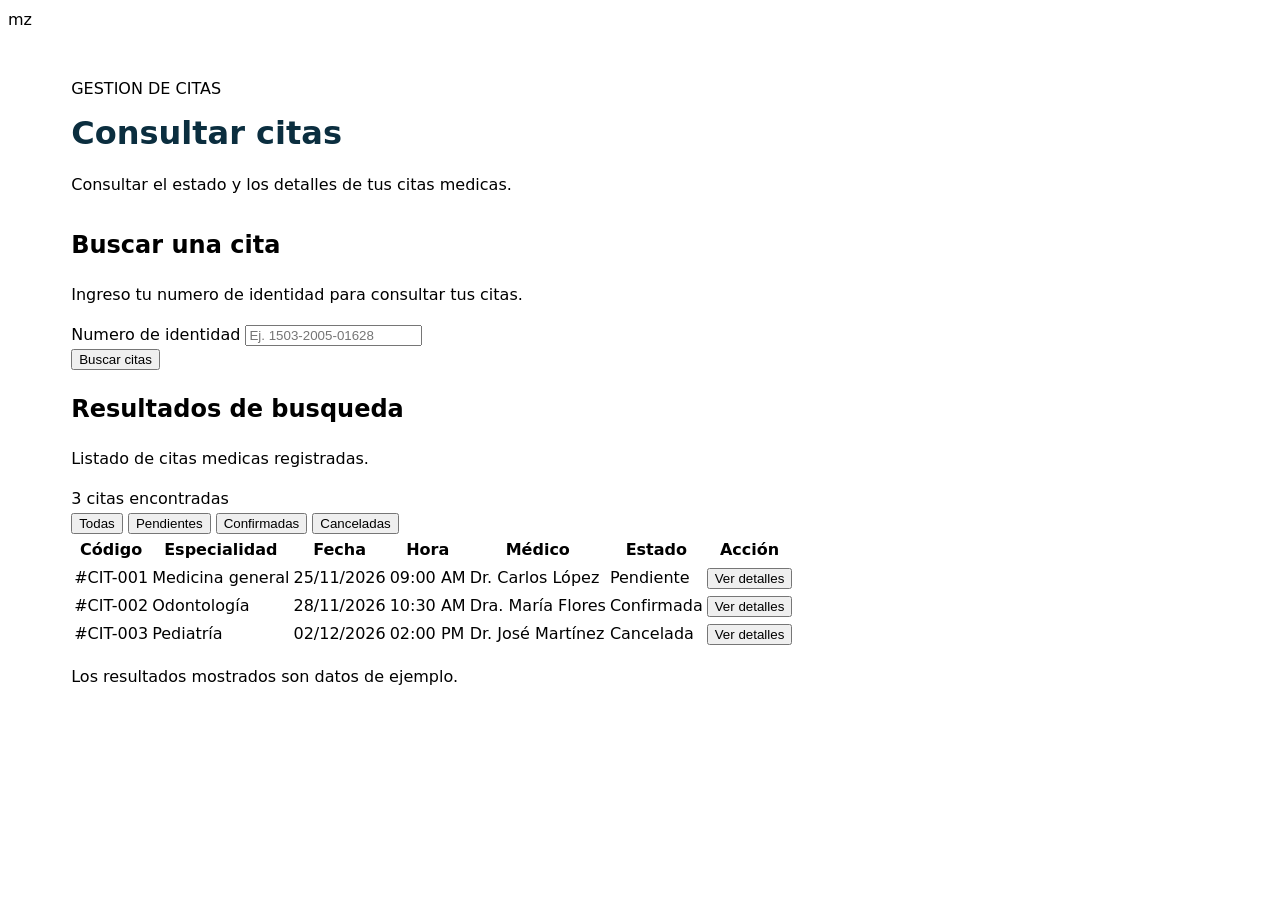
<file: pages/consultar-cita.html>
<!DOCTYPE html>
<html lang="es">
    <head>
        <meta charset="UTF-8">
        <meta name="viewport" content="width=device-width, initial-scale=1.0">
        <title>Consultar Citas | Centro Medico </title>

         <link rel="stylesheet" href="../css/styles_consultar-cita.css" />
mz
    </head>


    <body>
        <main class="contenedor">
            <section class="encabezado">
                <div>
                    <span class="etiqueta">GESTION DE CITAS</span>
                    <h1>Consultar citas</h1>
                    <p>Consultar el estado y los detalles de tus citas medicas.</p>
                </div>
            </section>

            <section class="tarjeta-busqueda">
                <div class="titulo-seccion">
                    <h2>Buscar una cita</h2>
                    <p>Ingreso tu numero de identidad para consultar tus citas.</p>
                </div>

                <form class="formulario-busqueda">
                    <div class="campo">
                        <label for="identidad">Numero de identidad</label>
                        <input
                        type="text"
                        id="identidad"
                        placeholder="Ej. 1503-2005-01628"
                        maxlength="15"
                        >
                    </div>

                    <button type="submit" class="btn-buscar">Buscar citas</button>

                </form>


            </section>

            <section class="resultado">
                <div class="resultados-encabezado">
                    <div>
                        <h2>Resultados de busqueda</h2>
                        <p>Listado de citas medicas registradas.</p>
                    </div>
                    <span class="contenedor">3 citas encontradas</span>
                </div>
                <div class="filtros">
                    <button class="filtro activo">Todas</button>
                    <button class="filtro">Pendientes</button>
                    <button class="filtro">Confirmadas</button>
                    <button class="filtro">Canceladas</button>
                </div>
                 <div class="tabla-contenedor">

                <table class="tabla-citas">

                    <thead>
                        <tr>
                            <th>Código</th>
                            <th>Especialidad</th>
                            <th>Fecha</th>
                            <th>Hora</th>
                            <th>Médico</th>
                            <th>Estado</th>
                            <th>Acción</th>
                        </tr>
                    </thead>

                    <tbody>

                        <tr>
                            <td>#CIT-001</td>
                            <td>Medicina general</td>
                            <td>25/11/2026</td>
                            <td>09:00 AM</td>
                            <td>Dr. Carlos López</td>
                            <td>
                                <span class="estado pendiente">
                                    Pendiente
                                </span>
                            </td>
                            <td>
                                <button class="btn-detalles">
                                    Ver detalles
                                </button>
                            </td>
                        </tr>

                        <tr>
                            <td>#CIT-002</td>
                            <td>Odontología</td>
                            <td>28/11/2026</td>
                            <td>10:30 AM</td>
                            <td>Dra. María Flores</td>
                            <td>
                                <span class="estado confirmada">
                                    Confirmada
                                </span>
                            </td>
                            <td>
                                <button class="btn-detalles">
                                    Ver detalles
                                </button>
                            </td>
                        </tr>

                        <tr>
                            <td>#CIT-003</td>
                            <td>Pediatría</td>
                            <td>02/12/2026</td>
                            <td>02:00 PM</td>
                            <td>Dr. José Martínez</td>
                            <td>
                                <span class="estado cancelada">
                                    Cancelada
                                </span>
                            </td>
                            <td>
                                <button class="btn-detalles">
                                    Ver detalles
                                </button>
                            </td>
                        </tr>

                    </tbody>

                </table>

            </div>

             <p class="nota">
                Los resultados mostrados son datos de ejemplo.
            </p>

            </section>



        </main>




    </body>

</html>
</file>
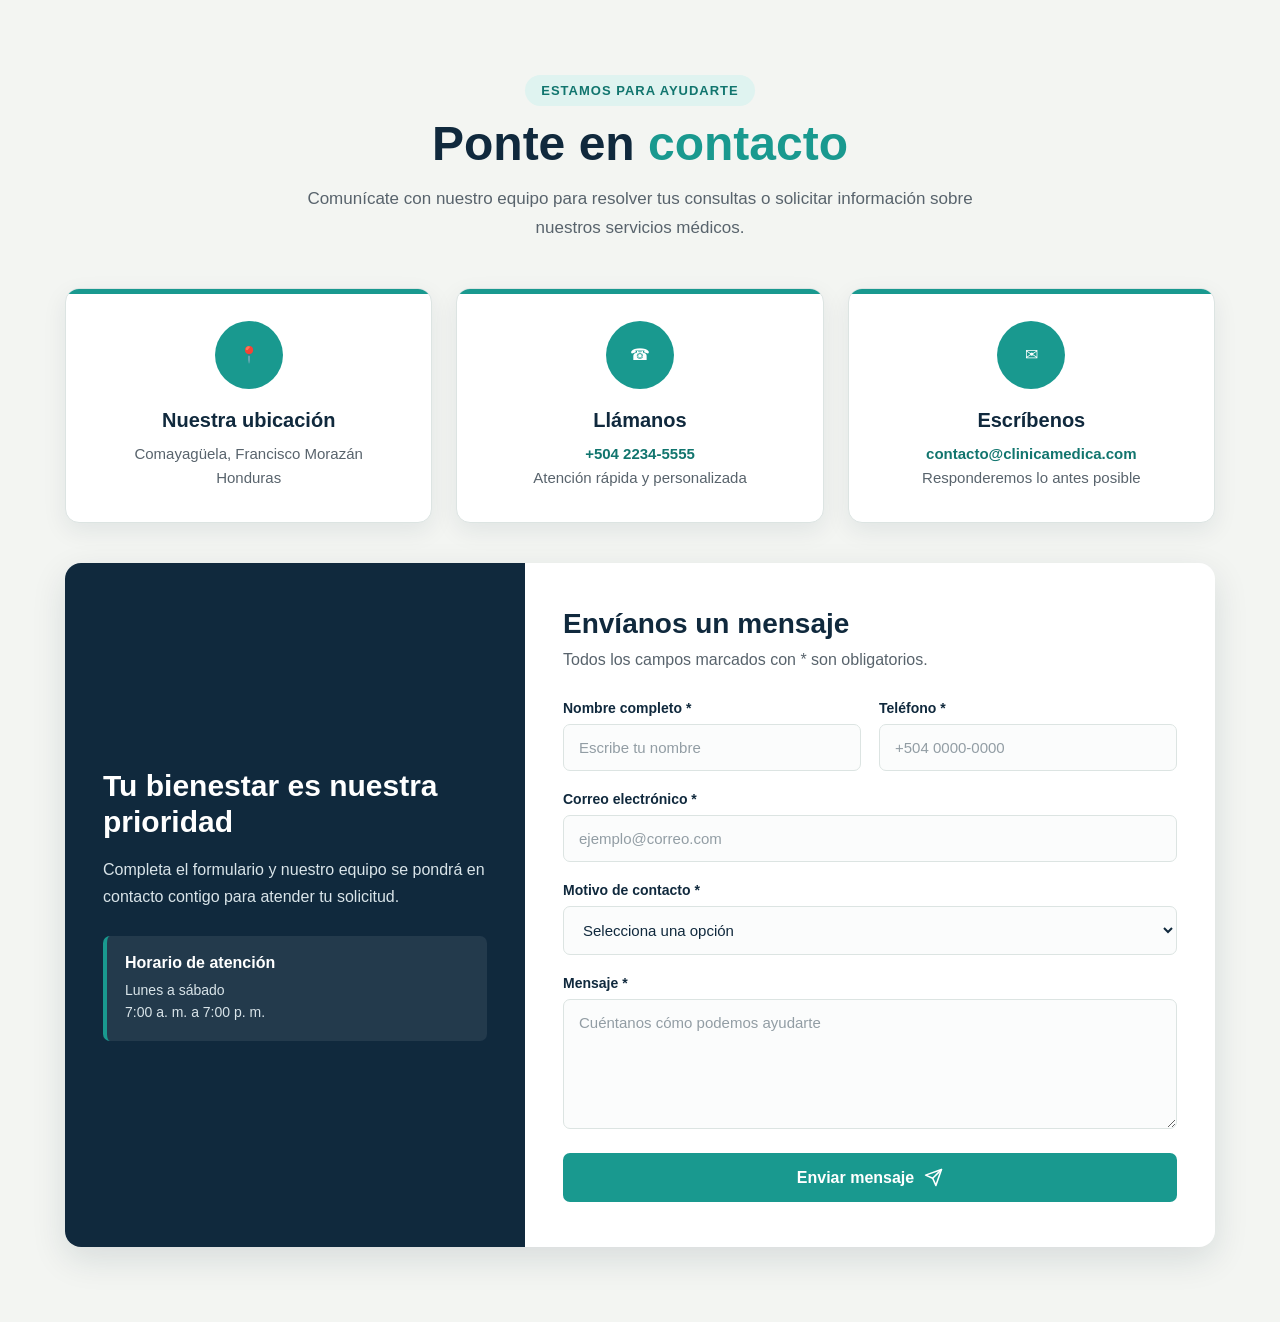
<file: pages/contacto.html>
<!DOCTYPE html>
<html lang="es">
<head>
    <meta charset="UTF-8">


    <meta name="viewport" content="width=device-width, initial-scale=1.0">

    <title>Contacto | MRV Salud</title>

    <style>
       
        :root {
            --verde-principal: #19998f;
            --verde-oscuro: #11756e;
            --azul-oscuro: #10293d;
            --fondo-claro: #f3f5f2;
            --blanco: #ffffff;
            --texto: #58636c;
            --borde: #dce4e2;
            --error: #b42318;
        }

        
        * {
            margin: 0;
            padding: 0;
            box-sizing: border-box;
        }

        html {
            scroll-behavior: smooth;
        }

        body {
            font-family: Arial, Helvetica, sans-serif;
            background-color: var(--fondo-claro);
            color: var(--azul-oscuro);
        }

    

        .contacto {
            min-height: 100vh;
            padding: 75px 20px;
            background:
                linear-gradient(
                    rgba(243, 245, 242, 0.95),
                    rgba(243, 245, 242, 0.95)
                );
        }

        /* Limita el ancho del contenido */
        .contacto__contenedor {
            width: 100%;
            max-width: 1150px;
            margin: 0 auto;
        }

      

        .contacto__encabezado {
            max-width: 720px;
            margin: 0 auto 45px;
            text-align: center;
        }

        .contacto__etiqueta {
            display: inline-block;
            margin-bottom: 12px;
            padding: 8px 16px;
            color: var(--verde-oscuro);
            background-color: #dff3f0;
            border-radius: 30px;
            font-size: 13px;
            font-weight: bold;
            letter-spacing: 1px;
            text-transform: uppercase;
        }

        .contacto__titulo {
            margin-bottom: 14px;
            color: var(--azul-oscuro);
            font-size: clamp(32px, 5vw, 48px);
            line-height: 1.1;
        }

        .contacto__titulo span {
            color: var(--verde-principal);
        }

        .contacto__descripcion {
            color: var(--texto);
            font-size: 17px;
            line-height: 1.7;
        }

      

        .tarjetas-contacto {
            display: grid;
            grid-template-columns: repeat(3, 1fr);
            gap: 24px;
            margin-bottom: 40px;
        }

        .tarjeta {
            position: relative;
            overflow: hidden;
            padding: 32px 24px;
            background-color: var(--blanco);
            border: 1px solid var(--borde);
            border-radius: 14px;
            text-align: center;
            box-shadow: 0 8px 25px rgba(16, 41, 61, 0.08);
            transition: transform 0.3s ease, box-shadow 0.3s ease;
        }

        /* Línea decorativa superior */
        .tarjeta::before {
            content: "";
            position: absolute;
            top: 0;
            left: 0;
            width: 100%;
            height: 5px;
            background-color: var(--verde-principal);
        }

        .tarjeta:hover {
            transform: translateY(-7px);
            box-shadow: 0 15px 35px rgba(16, 41, 61, 0.14);
        }

        /* Círculo que contiene cada icono */
        .tarjeta__icono {
            display: flex;
            align-items: center;
            justify-content: center;
            width: 68px;
            height: 68px;
            margin: 0 auto 20px;
            background-color: var(--verde-principal);
            color: var(--blanco);
            border-radius: 50%;
        }

        /* Tamaño de los iconos SVG */
        .tarjeta__icono svg {
            width: 30px;
            height: 30px;
            fill: none;
            stroke: currentColor;
            stroke-width: 2;
            stroke-linecap: round;
            stroke-linejoin: round;
        }

        .tarjeta__titulo {
            margin-bottom: 10px;
            color: var(--azul-oscuro);
            font-size: 20px;
        }

        .tarjeta__texto {
            color: var(--texto);
            font-size: 15px;
            line-height: 1.6;
        }

        .tarjeta__enlace {
            color: var(--verde-oscuro);
            font-weight: bold;
            text-decoration: none;
        }

        .tarjeta__enlace:hover {
            text-decoration: underline;
        }

        

        .formulario-contacto {
            display: grid;
            grid-template-columns: 0.8fr 1.2fr;
            overflow: hidden;
            background-color: var(--blanco);
            border-radius: 16px;
            box-shadow: 0 12px 35px rgba(16, 41, 61, 0.12);
        }

        /* Parte izquierda del formulario */
        .formulario-contacto__informacion {
            display: flex;
            flex-direction: column;
            justify-content: center;
            padding: 45px 38px;
            background-color: var(--azul-oscuro);
            color: var(--blanco);
        }

        .formulario-contacto__informacion h2 {
            margin-bottom: 16px;
            font-size: 30px;
            line-height: 1.2;
        }

        .formulario-contacto__informacion p {
            margin-bottom: 25px;
            color: #d9e4e9;
            line-height: 1.7;
        }

        .horario {
            padding: 18px;
            background-color: rgba(255, 255, 255, 0.08);
            border-left: 4px solid var(--verde-principal);
            border-radius: 7px;
        }

        .horario strong {
            display: block;
            margin-bottom: 7px;
            color: var(--blanco);
        }

        .horario span {
            color: #d9e4e9;
            font-size: 14px;
            line-height: 1.6;
        }

        /* Parte derecha del formulario */
        .formulario-contacto__contenido {
            padding: 45px 38px;
        }

        .formulario-contacto__contenido h2 {
            margin-bottom: 7px;
            color: var(--azul-oscuro);
            font-size: 28px;
        }

        .formulario-contacto__contenido > p {
            margin-bottom: 28px;
            color: var(--texto);
            line-height: 1.6;
        }

        /* Distribuye dos campos en la misma fila */
        .formulario__fila {
            display: grid;
            grid-template-columns: repeat(2, 1fr);
            gap: 18px;
        }

        .formulario__grupo {
            margin-bottom: 20px;
        }

        .formulario__grupo label {
            display: block;
            margin-bottom: 8px;
            color: var(--azul-oscuro);
            font-size: 14px;
            font-weight: bold;
        }

        .formulario__grupo input,
        .formulario__grupo select,
        .formulario__grupo textarea {
            width: 100%;
            padding: 14px 15px;
            color: var(--azul-oscuro);
            background-color: #fbfcfc;
            border: 1px solid var(--borde);
            border-radius: 7px;
            font-family: inherit;
            font-size: 15px;
            outline: none;
            transition: border-color 0.3s ease, box-shadow 0.3s ease;
        }

        .formulario__grupo textarea {
            min-height: 130px;
            resize: vertical;
        }

        /* Efecto al seleccionar un campo */
        .formulario__grupo input:focus,
        .formulario__grupo select:focus,
        .formulario__grupo textarea:focus {
            border-color: var(--verde-principal);
            box-shadow: 0 0 0 4px rgba(25, 153, 143, 0.12);
        }

        .formulario__grupo input::placeholder,
        .formulario__grupo textarea::placeholder {
            color: #929da4;
        }

       

        .boton-enviar {
            display: inline-flex;
            align-items: center;
            justify-content: center;
            gap: 10px;
            width: 100%;
            padding: 15px 24px;
            color: var(--blanco);
            background-color: var(--verde-principal);
            border: none;
            border-radius: 7px;
            font-size: 16px;
            font-weight: bold;
            cursor: pointer;
            transition: background-color 0.3s ease, transform 0.3s ease;
        }

        .boton-enviar:hover {
            background-color: var(--verde-oscuro);
            transform: translateY(-2px);
        }

        .boton-enviar:focus {
            outline: 3px solid rgba(25, 153, 143, 0.30);
            outline-offset: 3px;
        }

        .boton-enviar svg {
            width: 19px;
            height: 19px;
            fill: none;
            stroke: currentColor;
            stroke-width: 2;
            stroke-linecap: round;
            stroke-linejoin: round;
        }

        /* Mensaje mostrado después de enviar */
        .mensaje-formulario {
            display: none;
            margin-top: 18px;
            padding: 13px;
            color: #12685f;
            background-color: #e4f7f3;
            border: 1px solid #afded7;
            border-radius: 7px;
            text-align: center;
            font-size: 14px;
            font-weight: bold;
        }

        .mensaje-formulario.visible {
            display: block;
        }

      
        /* Tablet */
        @media (max-width: 900px) {
            .tarjetas-contacto {
                grid-template-columns: repeat(2, 1fr);
            }

            .tarjeta:last-child {
                grid-column: 1 / -1;
            }

            .formulario-contacto {
                grid-template-columns: 1fr;
            }
        }

        /* Teléfono */
        @media (max-width: 600px) {
            .contacto {
                padding: 50px 15px;
            }

            .tarjetas-contacto {
                grid-template-columns: 1fr;
            }

            .tarjeta:last-child {
                grid-column: auto;
            }

            .formulario__fila {
                grid-template-columns: 1fr;
                gap: 0;
            }

            .formulario-contacto__informacion,
            .formulario-contacto__contenido {
                padding: 32px 22px;
            }
        }
    </style>
</head>

<body>

    <section class="contacto" id="contacto">

        <div class="contacto__contenedor">

            <!-- Encabezado de la sección -->
            <header class="contacto__encabezado">
                <span class="contacto__etiqueta">Estamos para ayudarte</span>

                <h1 class="contacto__titulo">
                    Ponte en <span>contacto</span>
                </h1>

                <p class="contacto__descripcion">
                    Comunícate con nuestro equipo para resolver tus consultas
                    o solicitar información sobre nuestros servicios médicos.
                </p>
            </header>

            <!-- Tarjetas con la información de contacto -->
            <div class="tarjetas-contacto">

                <!-- Tarjeta de dirección -->
                <article class="tarjeta">

                    <div class="tarjeta__icono">📍</div>

                    <h2 class="tarjeta__titulo">Nuestra ubicación</h2>

                    <p class="tarjeta__texto">
                        Comayagüela, Francisco Morazán<br>
                        Honduras
                    </p>

                </article>

                <!-- Tarjeta de teléfono -->
                <article class="tarjeta">

                    <div class="tarjeta__icono">☎</div>

                    <h2 class="tarjeta__titulo">Llámanos</h2>

                    <p class="tarjeta__texto">
                        <a class="tarjeta__enlace" href="tel:+50422345555">
                            +504 2234-5555
                        </a>
                        <br>
                        Atención rápida y personalizada
                    </p>

                </article>

                <!-- Tarjeta de correo -->
                <article class="tarjeta">

                    <div class="tarjeta__icono">✉</div>

                    <h2 class="tarjeta__titulo">Escríbenos</h2>

                    <p class="tarjeta__texto">
                        <a
                            class="tarjeta__enlace"
                            href="mailto:contacto@clinicamedica.com"
                        >
                            contacto@clinicamedica.com
                        </a>
                        <br>
                        Responderemos lo antes posible
                    </p>

                </article>

            </div>

            <!-- Tarjeta grande que contiene el formulario -->
            <div class="formulario-contacto">

                <!-- Información lateral -->
                <aside class="formulario-contacto__informacion">

                    <h2>Tu bienestar es nuestra prioridad</h2>

                    <p>
                        Completa el formulario y nuestro equipo se pondrá
                        en contacto contigo para atender tu solicitud.
                    </p>

                    <div class="horario">
                        <strong>Horario de atención</strong>

                        <span>
                            Lunes a sábado<br>
                            7:00 a. m. a 7:00 p. m.
                        </span>
                    </div>

                </aside>

                <!-- Contenido del formulario -->
                <div class="formulario-contacto__contenido">

                    <h2>Envíanos un mensaje</h2>

                    <p>
                        Todos los campos marcados con * son obligatorios.
                    </p>

                    <!-- Formulario de contacto -->
                    <form id="formulario">

                        <!-- Fila con nombre y teléfono -->
                        <div class="formulario__fila">

                            <div class="formulario__grupo">
                                <label for="nombre">Nombre completo *</label>

                                <input
                                    type="text"
                                    id="nombre"
                                    name="nombre"
                                    placeholder="Escribe tu nombre"
                                    autocomplete="name"
                                    required
                                >
                            </div>

                            <div class="formulario__grupo">
                                <label for="telefono">Teléfono *</label>

                                <input
                                    type="tel"
                                    id="telefono"
                                    name="telefono"
                                    placeholder="+504 0000-0000"
                                    autocomplete="tel"
                                    required
                                >
                            </div>

                        </div>

                        <!-- Campo de correo -->
                        <div class="formulario__grupo">
                            <label for="correo">Correo electrónico *</label>

                            <input
                                type="email"
                                id="correo"
                                name="correo"
                                placeholder="ejemplo@correo.com"
                                autocomplete="email"
                                required
                            >
                        </div>

                        <!-- Campo para elegir el motivo -->
                        <div class="formulario__grupo">
                            <label for="motivo">Motivo de contacto *</label>

                            <select id="motivo" name="motivo" required>
                                <option value="" selected disabled>
                                    Selecciona una opción
                                </option>

                                <option value="cita">Solicitar una cita</option>
                                <option value="informacion">Pedir información</option>
                                <option value="resultados">Consultar resultados</option>
                                <option value="otro">Otro motivo</option>
                            </select>
                        </div>

                        <!-- Campo del mensaje -->
                        <div class="formulario__grupo">
                            <label for="mensaje">Mensaje *</label>

                            <textarea
                                id="mensaje"
                                name="mensaje"
                                placeholder="Cuéntanos cómo podemos ayudarte"
                                required
                            ></textarea>
                        </div>

                        <!-- Botón de envío -->
                        <button class="boton-enviar" type="submit">

                            <span>Enviar mensaje</span>

                            <svg viewBox="0 0 24 24" aria-hidden="true">
                                <path d="m22 2-7 20-4-9-9-4Z"></path>
                                <path d="M22 2 11 13"></path>
                            </svg>

                        </button>

                        <!-- Mensaje que aparece al enviar -->
                        <div
                            class="mensaje-formulario"
                            id="mensajeExito"
                            role="status"
                            aria-live="polite"
                        >
                            El formulario se completó correctamente.
                        </div>

                    </form>

                </div>

            </div>

        </div>

    </section>

    <script>
    

        // Selecciona el formulario y el mensaje de confirmación.
        const formulario = document.getElementById("formulario");
        const mensajeExito = document.getElementById("mensajeExito");

        // Detecta cuando el usuario intenta enviar el formulario.
        formulario.addEventListener("submit", function (evento) {

            /*
             * Evita que la página se recargue.
             * Posteriormente se puede sustituir por una conexión
             * con PHP y una base de datos.
             */
            evento.preventDefault();

            // Comprueba que los campos obligatorios sean válidos.
            if (formulario.checkValidity()) {

                // Muestra el mensaje de confirmación.
                mensajeExito.classList.add("visible");

                // Limpia todos los campos del formulario.
                formulario.reset();

                // Oculta el mensaje después de cinco segundos.
                setTimeout(function () {
                    mensajeExito.classList.remove("visible");
                }, 5000);
            }
        });
    </script>

</body>
</html>
</file>
<file: css/styles_consultar-cita.css>
<<<<<<< HEAD
=======
:root {
    --primary_color: #17313B;
    --btn_main: #0F7772;
    --btn_principal: #168C86;
    --bg_color: #F4F5F0;
    --surface_color: #ffffff;
    --text_color: #0f172a;
    --text_muted: #63767C;
    --color_claro: #e2e8f0;
    --shadow_sm: 0 1px 3px rgba(62, 45, 45, 0.1);
    --radius: 8px;
}
>>>>>>> 9c91617f9e639e046021b4838ceeeaafce08239f

/* Configuración general */
* {
    margin: 0;
    padding: 0;
    box-sizing: border-box;
}

body {
<<<<<<< HEAD
    font-family: "Segoe UI", Arial, sans-serif;
    background-color: #F4F5F0;
    color: #17313B;
    min-height: 100vh;
=======
    margin: 0;
    background: var(--bg_color);
    color: var(--text_color);
    font-family: "Segoe UI", system-ui, sans-serif;
    line-height: 1.5;
>>>>>>> 9c91617f9e639e046021b4838ceeeaafce08239f
}

/* Contenedor principal */
.contenedor {
    width: 90%;
    max-width: 1250px;
    margin: 45px auto;
}

/* Encabezado */
.encabezado {
    margin-bottom: 30px;
}

<<<<<<< HEAD
.etiqueta {
    color: #168C86;
    font-size: 12px;
    font-weight: 700;
    letter-spacing: 1.5px;
}

.encabezado h1 {
    color: #0B2E3F;
    font-size: 32px;
    margin: 8px 0;
=======
.encabezado-pagina h1 {
    margin: 0 0 0.5rem;
    color: var(--primary_color);
    font-size: clamp(1.8rem, 4vw, 2.5rem);
}

.encabezado-pagina p {
    margin: 0;
    color: var(--text_muted);
>>>>>>> 9c91617f9e639e046021b4838ceeeaafce08239f
}

.encabezado p {
    color: #63767C;
    font-size: 15px;
}

<<<<<<< HEAD
/* Tarjetas */
.tarjeta-busqueda,
.resultados {
    background-color: #FFFFFF;
    border: 1px solid #DBE4E3;
    border-radius: 12px;
    padding: 28px;
    margin-bottom: 25px;
}

.titulo-seccion h2,
.resultados-encabezado h2 {
    color: #0B2E3F;
    font-size: 20px;
    margin-bottom: 7px;
}

.titulo-seccion p,
.resultados-encabezado p {
    color: #63767C;
    font-size: 14px;
}

/* Formulario de búsqueda */
.formulario-busqueda {
    display: flex;
    align-items: end;
    gap: 15px;
    margin-top: 22px;
=======
.consulta-formulario,
.cita-resultado {
    padding: clamp(1.25rem, 3vw, 2rem);
    border: 1px solid var(--color_claro);
    border-radius: var(--radius);
    background: var(--surface_color);
    box-shadow: var(--shadow_sm);
}

.consulta-formulario h2,
.cita-resultado h2 {
    margin: 0 0 1.25rem;
    color: var(--primary_color);
    font-size: 1.2rem;
>>>>>>> 9c91617f9e639e046021b4838ceeeaafce08239f
}

.campo {
    flex: 1;
}

.campo label {
<<<<<<< HEAD
    display: block;
    font-size: 14px;
=======
    color: var(--primary_color);
    font-size: 0.9rem;
>>>>>>> 9c91617f9e639e046021b4838ceeeaafce08239f
    font-weight: 600;
    margin-bottom: 9px;
}

.campo input {
    width: 100%;
<<<<<<< HEAD
    padding: 13px;
    border: 1px solid #DBE4E3;
    border-radius: 7px;
    background-color: #FBFCFA;
    color: #17313B;
    font-size: 14px;
    outline: none;
}

.campo input:focus {
    border-color: #168C86;
    box-shadow: 0 0 0 3px #DFF2EF;
}

/* Botones */
.btn-buscar {
    background-color: #168C86;
    color: #FFFFFF;
    border: none;
    padding: 14px 25px;
    border-radius: 7px;
    font-size: 14px;
    font-weight: 600;
=======
    min-height: 46px;
    padding: 0.7rem 0.8rem;
    border: 1px solid #cbd5d8;
    border-radius: 6px;
    background: #fff;
    color: var(--text_color);
    font: inherit;
}

.campo input:focus {
    outline: 3px solid rgba(22, 140, 134, 0.2);
    border-color: var(--btn_principal);
}

.boton {
    display: inline-flex;
    min-height: 46px;
    align-items: center;
    justify-content: center;
    padding: 0.7rem 1.2rem;
    border: 0;
    border-radius: 6px;
    background: var(--btn_principal);
    color: #fff;
    font: inherit;
    font-weight: 700;
    text-decoration: none;
>>>>>>> 9c91617f9e639e046021b4838ceeeaafce08239f
    cursor: pointer;
    transition: 0.3s;
}

<<<<<<< HEAD
.btn-buscar:hover {
    background-color: #0F7772;
=======
.boton:hover {
    background: var(--btn_main);
>>>>>>> 9c91617f9e639e046021b4838ceeeaafce08239f
}

/* Encabezado de resultados */
.resultados-encabezado {
    display: flex;
    justify-content: space-between;
    align-items: center;
    gap: 15px;
}

.contador {
    background-color: #DFF2EF;
    color: #0F7772;
    padding: 9px 13px;
    border-radius: 20px;
    font-size: 12px;
    font-weight: 600;
}

<<<<<<< HEAD
/* Filtros */
.filtros {
    display: flex;
    gap: 10px;
    margin: 25px 0 20px;
    flex-wrap: wrap;
=======
.cita-resultado p {
    margin: 0.4rem 0;
    color: var(--text_muted);
>>>>>>> 9c91617f9e639e046021b4838ceeeaafce08239f
}

.filtro {
    background-color: #FBFCFA;
    color: #63767C;
    border: 1px solid #DBE4E3;
    padding: 9px 16px;
    border-radius: 6px;
    cursor: pointer;
    font-size: 13px;
}

<<<<<<< HEAD
.filtro:hover,
.filtro.activo {
    background-color: #DFF2EF;
    color: #0F7772;
    border-color: #168C86;
}

/* Tabla */
.tabla-contenedor {
    width: 100%;
    overflow-x: auto;
}

.tabla-citas {
    width: 100%;
    border-collapse: collapse;
    min-width: 850px;
=======
.cita-detalles dt {
    color: var(--text_muted);
    font-size: 0.85rem;
}

.cita-detalles dd {
    margin: 0.25rem 0 0;
    color: var(--primary_color);
    font-weight: 700;
}

.estado-cita {
    display: inline-flex;
    padding: 0.3rem 0.7rem;
    border-radius: 999px;
    background: #e7f4f2;
    color: var(--btn_main);
    font-size: 0.85rem;
    font-weight: 700;
>>>>>>> 9c91617f9e639e046021b4838ceeeaafce08239f
}

.tabla-citas thead {
    background-color: #0B2E3F;
    color: #FFFFFF;
}

.tabla-citas th {
    padding: 15px 12px;
    text-align: left;
    font-size: 13px;
    font-weight: 600;
}

.tabla-citas td {
    padding: 16px 12px;
    border-bottom: 1px solid #DBE4E3;
    font-size: 13px;
}

.tabla-citas tbody tr:hover {
    background-color: #FBFCFA;
}

/* Estados */
.estado {
    display: inline-block;
    padding: 6px 10px;
    border-radius: 20px;
    font-size: 11px;
    font-weight: 600;
}

.pendiente {
    background-color: #FFF4F0;
    color: #9A422F;
}

.confirmada {
    background-color: #DBF2E6;
    color: #216E4D;
}

.cancelada {
    background-color: #FFF4F0;
    color: #9A422F;
}

/* Botón detalles */
.btn-detalles {
    background-color: transparent;
    color: #168C86;
    border: 1px solid #168C86;
    padding: 7px 12px;
    border-radius: 5px;
    font-size: 12px;
    font-weight: 600;
    cursor: pointer;
    transition: 0.3s;
    white-space: nowrap;
}

.btn-detalles:hover {
    background-color: #168C86;
    color: #FFFFFF;
}

/* Nota */
.nota {
    color: #63767C;
    font-size: 12px;
    margin-top: 18px;
}

/* Diseño responsive */
@media (max-width: 768px) {

    .contenedor {
        width: 94%;
        margin: 25px auto;
    }

    .encabezado h1 {
        font-size: 26px;
    }

    .tarjeta-busqueda,
    .resultados {
        padding: 18px;
    }

    .formulario-busqueda {
        flex-direction: column;
        align-items: stretch;
    }

    .btn-buscar {
        width: 100%;
    }

    .resultados-encabezado {
        align-items: flex-start;
        flex-direction: column;
    }

}
</file>
